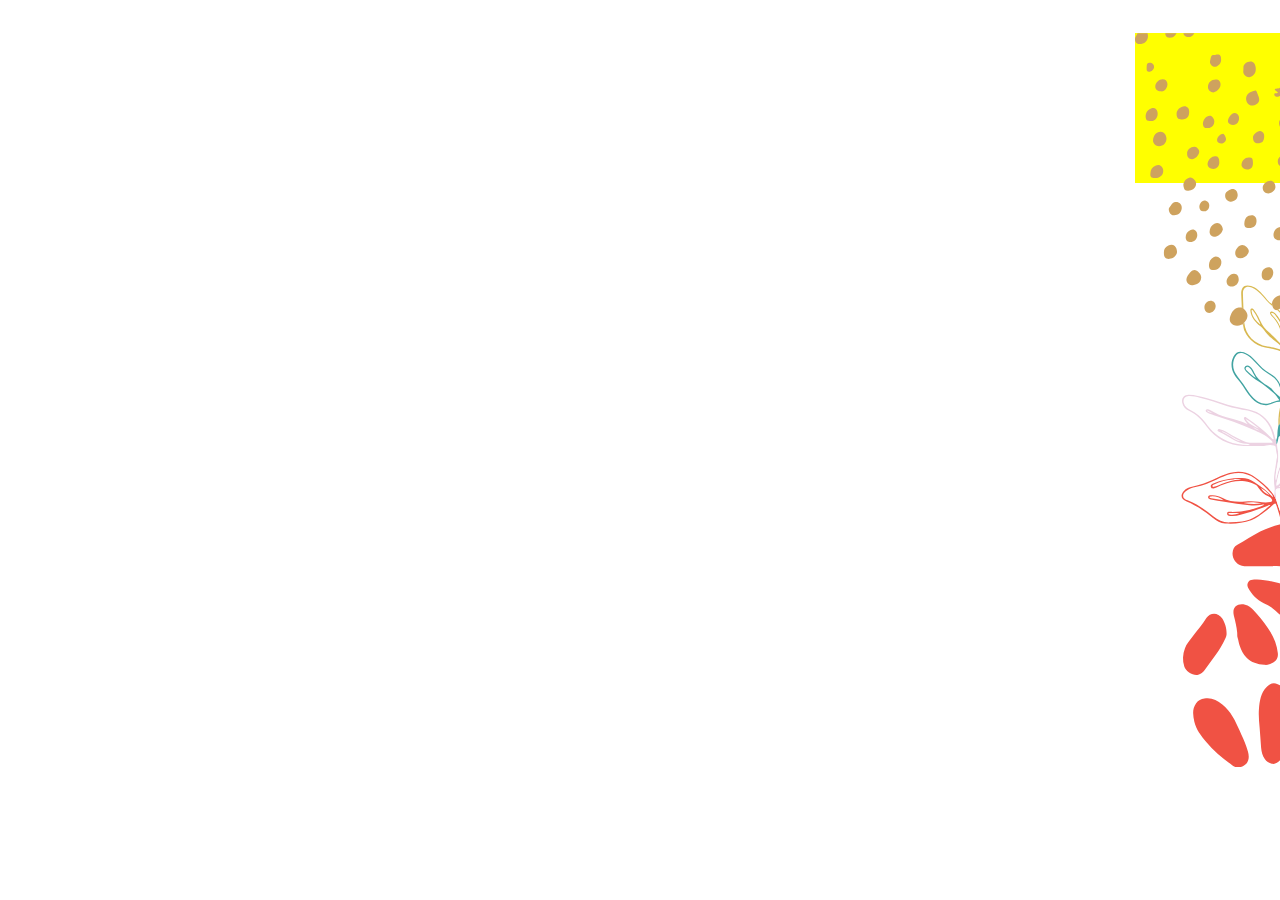
<file: imagesTest.html>
<!DOCTYPE html>
<html lang="en">
  <head>
    <meta charset="UTF-8" />
    <meta name="viewport" content="width=device-width, initial-scale=1.0" />
    <title>Document</title>
    <link rel="stylesheet" href="imageTest.css" />
  </head>
  <body>
    <div class="container">
      <div class="box">
        <img src="/images/topRight.svg" alt="" />
      </div>
    </div>
  </body>
</html>
</file>
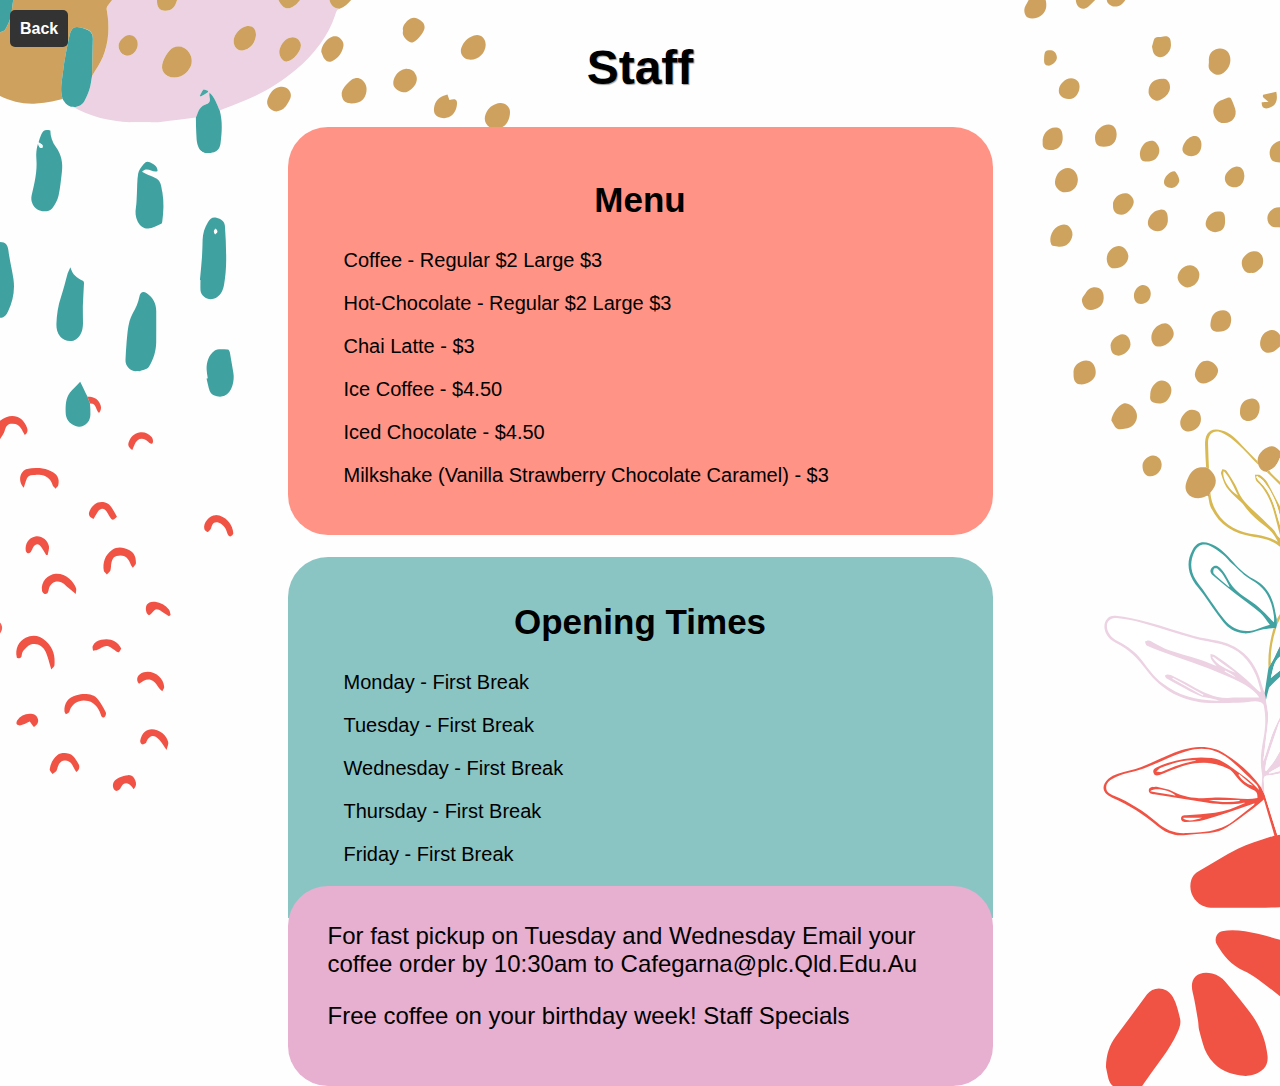
<file: Staff.html>
<!DOCTYPE html>
<html lang="en">
  <head>
    <meta charset="UTF-8" />
    <meta name="viewport" content="width=device-width, initial-scale=1.0" />
    <title>Staff Menu Page</title>
    <link rel="stylesheet" href="main.css" />
  </head>
  <body>
    <div class="back-button">
      <a href="index.html">Back</a>
    </div>
    <div class="center-div">
      <div class="title">
        <h1>Staff</h1>
      </div>
      <div class="menu-items">
        <h2>Menu</h2>
        <ul>
          <li>
            <span>Coffee - Regular $2 Large $3</span>
          </li>
          <li>
            <span>Hot-Chocolate - Regular $2 Large $3</span>
          </li>
          <li>
            <span>Chai Latte - $3</span>
          </li>
          <li>
            <span>Ice Coffee - $4.50</span>
          </li>
          <li>
            <span>Iced Chocolate - $4.50</span>
          </li>
          <li>
            <span>Milkshake (Vanilla Strawberry Chocolate Caramel) - $3</span>
          </li>
        </ul>
      </div>
      <div class="opening-times">
        <h2>Opening Times</h2>
        <div class="opening-text">
          <li>Monday - First Break</li>
          <li>Tuesday - First Break</li>
          <li>Wednesday - First Break</li>
          <li>Thursday - First Break</li>
          <li>Friday - First Break</li>
        </div>
      </div>
      <div class="info">
        <p>
          For fast pickup on Tuesday and Wednesday Email your coffee order by
          10:30am to Cafegarna@plc.Qld.Edu.Au
        </p>
        <p>Free coffee on your birthday week! Staff Specials</p>
      </div>
    </div>
  </body>
</html>
</file>
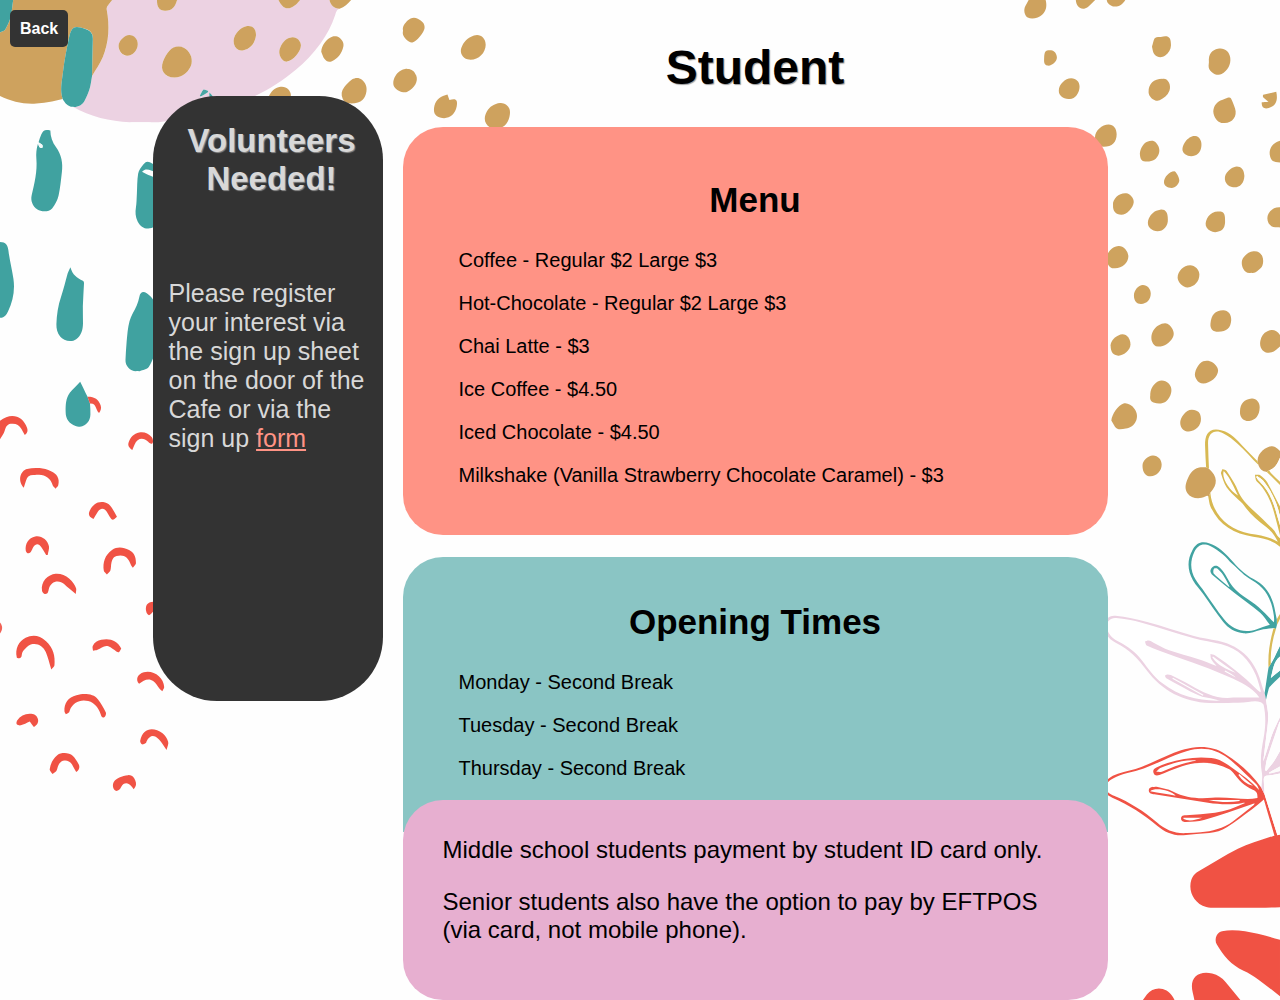
<file: Student.html>
<!DOCTYPE html>
<html lang="en">
  <head>
    <meta charset="UTF-8" />
    <meta name="viewport" content="width=device-width, initial-scale=1.0" />
    <title>Student Menu Page</title>
    <link rel="stylesheet" href="main.css" />
  </head>
  <body>
    <div class="sidenav">
      <p1>Volunteers Needed!</p1>
      <p>
        Please register your interest via the sign up sheet on the door of the
        Cafe or via the sign up
        <a href="https://www.google.com" target="_blank">form</a>
      </p>
    </div>
    <div class="back-button">
      <a href="index.html">Back</a>
    </div>
    <div class="center-div">
      <div class="title">
        <h1>Student</h1>
      </div>
      <div class="menu-items">
        <h2>Menu</h2>
        <ul>
          <li>
            <span>Coffee - Regular $2 Large $3</span>
          </li>
          <li>
            <span>Hot-Chocolate - Regular $2 Large $3</span>
          </li>
          <li>
            <span>Chai Latte - $3</span>
          </li>
          <li>
            <span>Ice Coffee - $4.50</span>
          </li>
          <li>
            <span>Iced Chocolate - $4.50</span>
          </li>
          <li>
            <span>Milkshake (Vanilla Strawberry Chocolate Caramel) - $3</span>
          </li>
        </ul>
      </div>
      <div class="opening-times">
        <h2>Opening Times</h2>
        <div class="opening-text">
          <li>Monday - Second Break</li>
          <li>Tuesday - Second Break</li>
          <li>Thursday - Second Break</li>
        </div>
      </div>
      <div class="info">
        <p>Middle school students payment by student ID card only.</p>
        <p>
          Senior students also have the option to pay by EFTPOS (via card, not
          mobile phone).
        </p>
      </div>
    </div>
  </body>
</html>
</file>
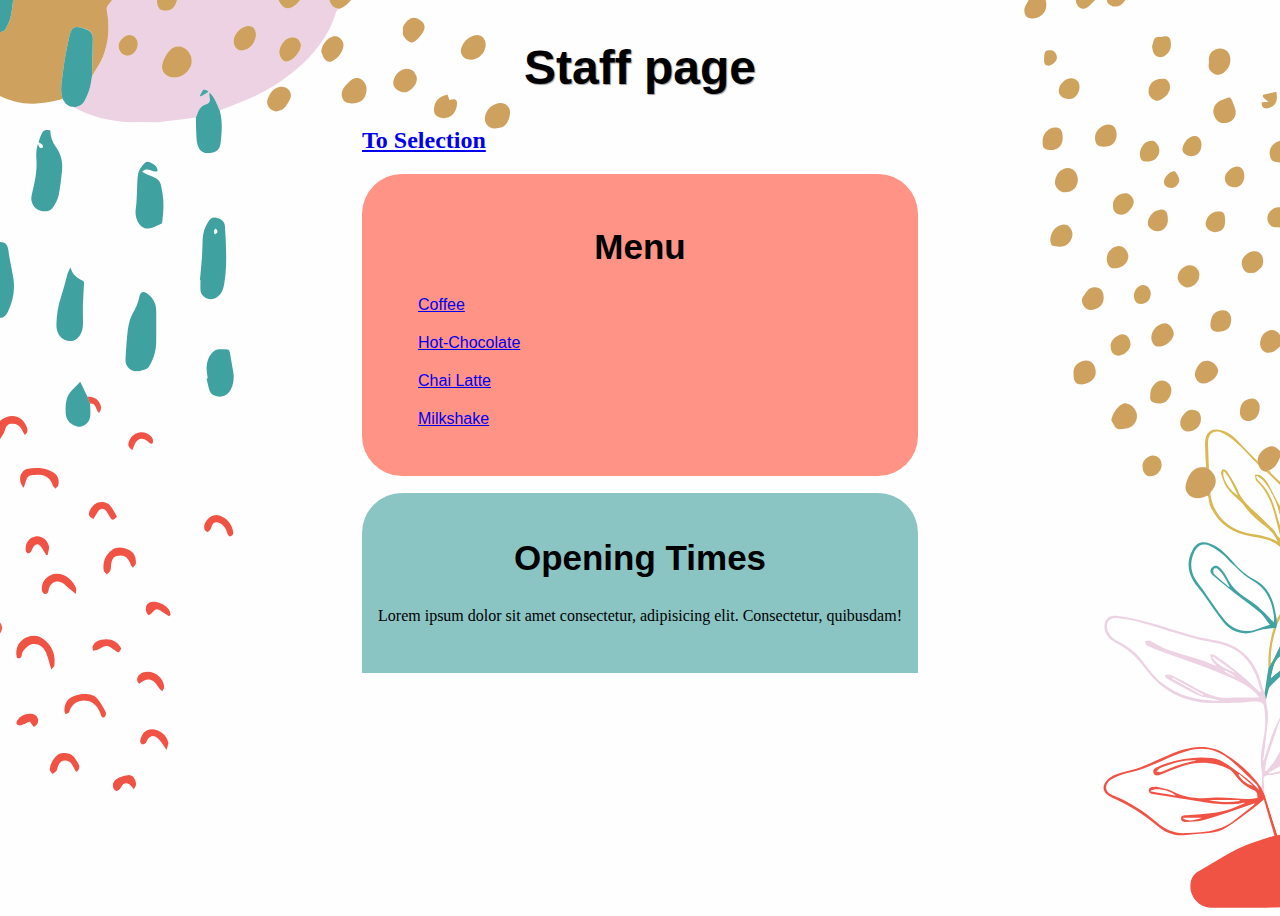
<file: testtest.html>
<!DOCTYPE html>
<html lang="en">
  <head>
    <meta charset="UTF-8" />
    <meta name="viewport" content="width=device-width, initial-scale=1.0" />
    <title>Staff Menu Page</title>
    <link rel="stylesheet" href="main.css" />
  </head>
  <body>
    <div class="center-div">
      <div class="title">
        <h1>Staff page</h1>
        <h2><a href="index.html">To Selection</a></h2>
      </div>
      <div class="menu-items">
        <h2>Menu</h2>
        <ul>
          <li><a href="#">Coffee</a></li>
          <li><a href="#">Hot-Chocolate</a></li>
          <li><a href="#">Chai Latte</a></li>
          <li><a href="#">Milkshake</a></li>
        </ul>
      </div>
      <div class="opening-times">
        <h2>Opening Times</h2>
        <p>
          Lorem ipsum dolor sit amet consectetur, adipisicing elit. Consectetur,
          quibusdam!
        </p>
      </div>
    </div>
  </body>
</html>
</file>
<file: imageTest.css>
.container{
    background: black;
    position: relative !important;
    background-size: 100% 100%;
    background-color: black;
}

.box{
    scale: 75%;
    width: 200px;
    height: 200px;
    background: yellow;
    position: absolute;
    top: -6%;
    right: -3%;
    margin-right: 0 !important;
}
</file>
<file: main.css>
body {
    background-image: url('images/bgFull.svg');
    background-size: cover;
    background-position: center top;
    background-repeat: no-repeat;
    display: flex;
    align-items: flex-start;
    justify-content: center;
    height: 100vh;
}

.sidenav {
    height: 65%; /* Full-height: remove this if you want "auto" height */
    width: 230px; /* Set the width of the sidebar */
    position: relative; /* Fixed Sidebar (stay in place on scroll) */
    z-index: 1; /* Stay on top */
    margin-top: 7%; /* Stay at the top */
    right: 20px; /* Move the sidebar to the right side */
    background-color: #333; /* Black */
    overflow-x: hidden; /* Disable horizontal scroll */
    padding-top: 20px;
    font-family: 'Verdana', sans-serif;
    border-radius: 4rem;
}

/* The navigation menu links */
.sidenav p1 {
    padding: 6px 8px 6px 16px;
    text-decoration: none;
    font-size: 33px;
    color: #d8d8d8;
    display: block;
    font-weight: bold;
    text-align: center;
    text-shadow: #8d8d8d 1px 1px 1px;
}

.sidenav p {
    margin-top: 30%;
    padding: 6px 8px 6px 16px;

    text-decoration: none;
    font-size: 25px;
    color: #d8d8d8;
    display: block;
}

/* When you mouse over the navigation links, change their color */

/* Style page content */
.main {
    margin-right: 160px; /* Same as the width of the sidebar */
    padding: 0px 10px;
}

/* On smaller screens, where height is less than 450px, change the style of the sidebar (less padding and a smaller font size) */
@media screen and (max-height: 450px) {
    .sidenav {padding-top: 15px;}
    .sidenav a {font-size: 18px;}
}

.sidenav p a{
    color: #ff9385;
}

.center-div {
    /* Your additional styles for the centered div */
}

.title h1{
    font-family: 'Verdana', sans-serif;
    text-align: center;
    text-shadow: #9b9b9b 1px 1px 1px;
    font-size: 3rem;
}

.back-button {
    position: fixed;
    top: 20px;
    left: 10px;
    z-index: 1000;
}

.back-button a {
    font-family: 'Verdana', sans-serif;
    text-decoration: none;
    padding: 10px;
    background-color: #333; /* You can change the background color */
    color: #fff; /* You can change the text color */
    border-radius: 5px;
    font-weight: bold;
    cursor: pointer;
}

.menu-items {
    background: #ff9385;
    border-radius: 2.5rem;
    padding-bottom: 2rem;
    padding-top: 1.5rem;
    padding-left: 1rem;
    padding-right: 1rem;
}

.opening-times {
        margin-top: 3%;
        background: #8ac5c4;
        border-top-left-radius: 2.5rem;
        border-top-right-radius: 2.5rem;
        padding-bottom: 2rem;
        padding-top: 1rem;
        padding-left: 1rem;
        padding-right: 1rem;
        height: fit-content;
        flex: 0 0 auto;
}

.opening-text {
    font-family: 'Verdana', sans-serif;
    margin-top: 20px;
    font-family: 'Verdana', sans-serif;
    text-align: left;
    font-size: 20px;

}

.opening-times li {
    display: block;
    list-style-type: disc;
    margin-block-end: 1em;
    padding-inline-start: 40px;
}

.opening-times h2{
    font-family: Verdana, sans-serif;
    text-align: center;
    font-size: 35px;
}

.info {
    margin-top: -2rem;
    background: #e7afd0;
    border-radius: 2.5rem;
    padding-bottom: 2rem;
    padding-top: 1rem;
    padding-left: 1rem;
    padding-right: 1rem;
 /* prevent the div from growing or shrinking */
}

.info p a{
    color: #ff9385;
}

.info p {
    font-family: 'Verdana', sans-serif;
    margin-top: 20px;
    font-family: 'Verdana', sans-serif;
    text-align: left;
    margin-block-end: 1em;
    padding-inline-start: 1em;
    padding-inline-end: 1em;
    width: fit-content;
    max-width: 625px;
    font-size: 1.5em;
    font-weight: 10;
    text-align: left;
}

.volunteer {
    padding: 1%;
    background: #333;
    border-radius: 1rem;
}

.volunteer p{
    color: #ffffff;
}

.center-div .p {
    margin: 0;
    
}

.menu-items {
    font-family: 'Verdana', sans-serif;
    text-align: center;
}

.menu-items h2{ 
    font-size: 35px;
}

header {
    background-color: #333;
    padding: 15px;
}

.menu-items li {
    margin-top: 20px;
    display: block;
    text-align: left;

}

.menu-items span {
    text-decoration: none;
    color: #000000;
    font-size: 20px;
    transition: color 0.3s ease;
    display: inline-block;
}

.menu-items span:hover {
    color: #ffffff;
}
</file>
